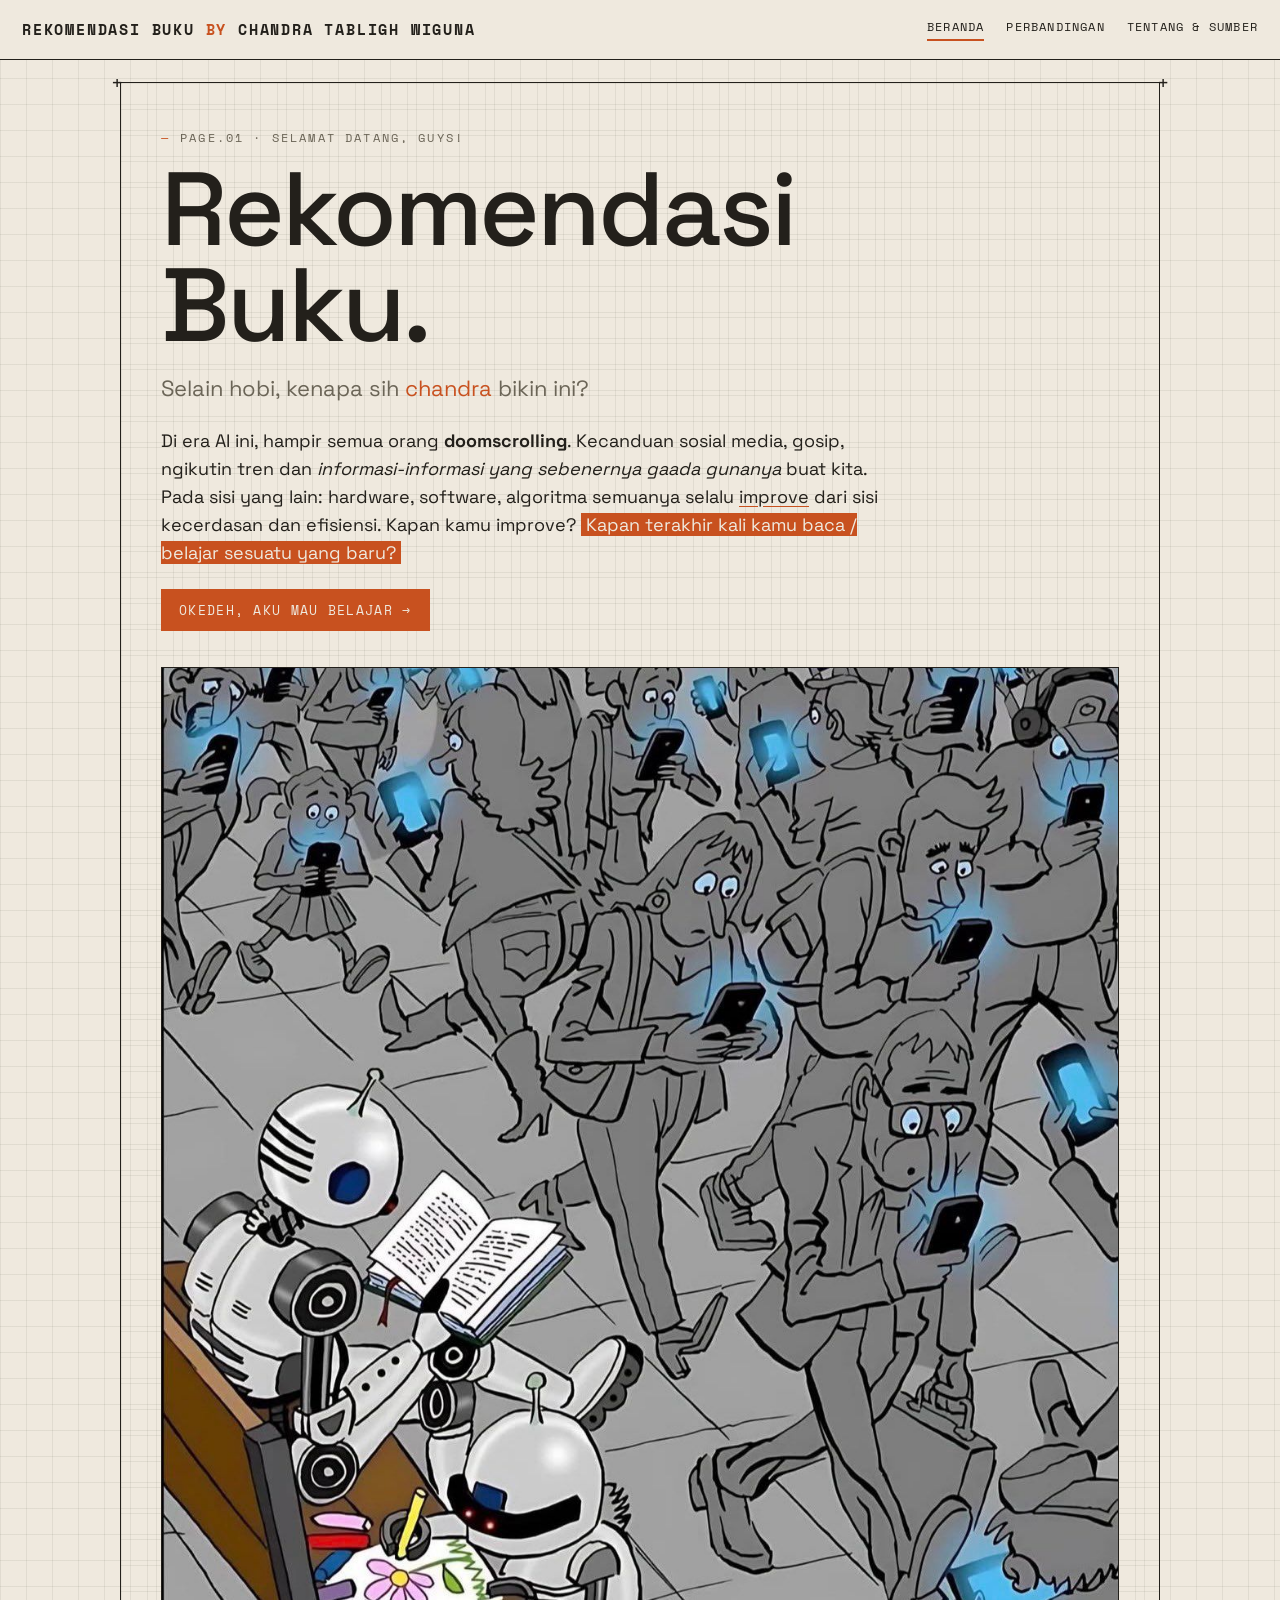
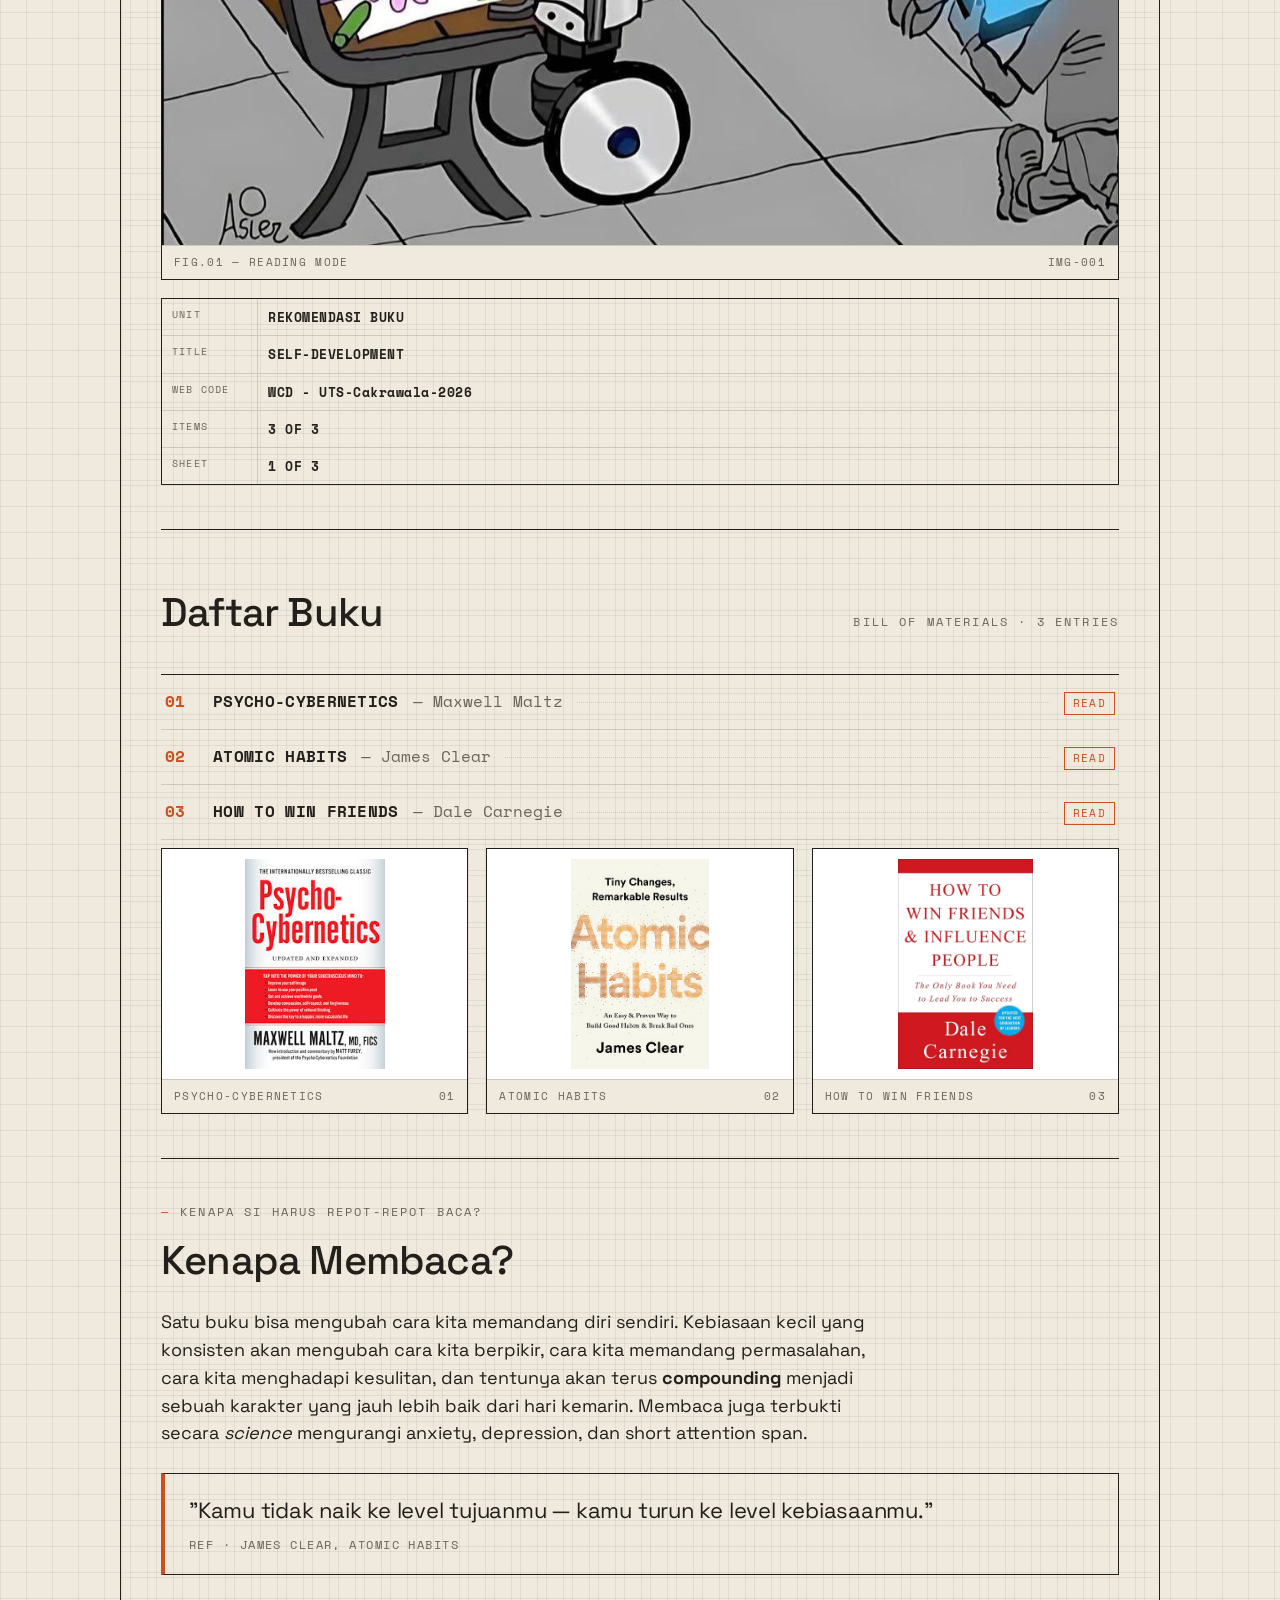
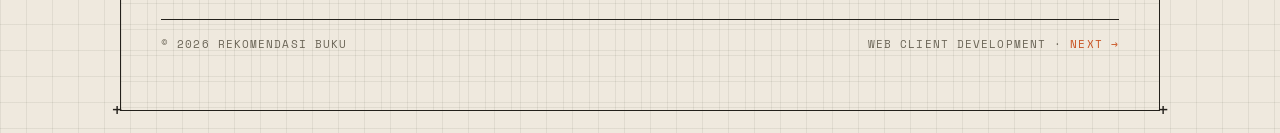
<file: index.html>
<!DOCTYPE html>
<html lang="id">
<head>
  <meta charset="UTF-8" />
  <meta name="viewport" content="width=device-width, initial-scale=1.0" />
  <title>Rekomendasi Buku — Self Development Unit</title>
  <link rel="stylesheet" href="index.css" />
</head>
<body>
  <nav>
    <span class="brand">Rekomendasi Buku <b>by</b> Chandra Tabligh Wiguna</span>
    <span class="menu">
      <a href="index.html" class="active">Beranda</a>
      <a href="halaman2.html">Perbandingan</a>
      <a href="halaman3.html">Tentang &amp; Sumber</a>
    </span>
  </nav>

  <div class="sheet">
    <span class="cross tl">+</span><span class="cross tr">+</span>
    <span class="cross bl">+</span><span class="cross br">+</span>

    <p class="label"><span class="dash">—</span>PAGE.01 · SELAMAT DATANG, GUYS!</p>

    <div class="hero">
      <div class="col-text">
        <h1 class="display">Rekomendasi<br />Buku.</h1>
        <p class="subtitle">Selain hobi, kenapa sih <span class="accent">chandra</span> bikin ini?</p>
        <p class="lead">
          Di era AI ini, hampir semua orang <strong>doomscrolling</strong>. Kecanduan
          sosial media, gosip, ngikutin tren dan <em>informasi-informasi yang sebenernya
          gaada gunanya</em> buat kita. Pada sisi yang lain: hardware, software, algoritma
          semuanya selalu <u>improve</u> dari sisi kecerdasan dan efisiensi. Kapan kamu
          improve? <mark>Kapan terakhir kali kamu baca / belajar sesuatu yang baru?</mark>
        </p>
        <a href="halaman2.html" class="cta">Okedeh, aku mau belajar →</a>
      </div>

      <div class="col-side">
        <div class="plate">
          <img src="robot-reading.jpeg" alt="Suasana tenang untuk membaca" />
          <div class="cap"><span>FIG.01 — READING MODE</span><span>IMG-001</span></div>
        </div>
        <div class="titleblock">
          <div class="row"><div class="k">Unit</div><div class="v">REKOMENDASI BUKU</div></div>
          <div class="row"><div class="k">Title</div><div class="v">SELF-DEVELOPMENT</div></div>
          <div class="row"><div class="k">Web Code</div><div class="v">WCD - UTS-Cakrawala-2026</div></div>
          <div class="row"><div class="k">Items</div><div class="v">3 OF 3</div></div>
          <div class="row"><div class="k">Sheet</div><div class="v">1 OF 3</div></div>
        </div>
      </div>
    </div>

    <hr class="divider" />

    <div class="section-head">
      <h2>Daftar Buku</h2>
      <span class="label">BILL OF MATERIALS · 3 ENTRIES</span>
    </div>

    <div class="bom">
      <div class="item">
        <span class="no">01</span><span class="name">PSYCHO-CYBERNETICS</span>
        <span class="by">— Maxwell Maltz</span><span class="spacer"></span>
        <span class="tag">Read</span>
      </div>
      <div class="item">
        <span class="no">02</span><span class="name">ATOMIC HABITS</span>
        <span class="by">— James Clear</span><span class="spacer"></span>
        <span class="tag">Read</span>
      </div>
      <div class="item">
        <span class="no">03</span><span class="name">HOW TO WIN FRIENDS</span>
        <span class="by">— Dale Carnegie</span><span class="spacer"></span>
        <span class="tag">Read</span>
      </div>
    </div>

    <div class="plates">
      <div class="plate">
        <img src="psychocybernetics.jpeg" alt="Sampul Psycho-Cybernetics" />
        <div class="cap"><span>Psycho-Cybernetics</span><span>01</span></div>
      </div>
      <div class="plate">
        <img src="atomic habits.jpg" alt="Sampul Atomic Habits" />
        <div class="cap"><span>Atomic Habits</span><span>02</span></div>
      </div>
      <div class="plate">
        <img src="How to win friends.jpg" alt="Sampul How to Win Friends" />
        <div class="cap"><span>How to Win Friends</span><span>03</span></div>
      </div>
    </div>

    <hr class="divider" />

    <p class="label"><span class="dash">—</span>Kenapa si harus repot-repot baca?</p>
    <h2>Kenapa Membaca?</h2>
    <p class="lead">
      Satu buku bisa mengubah cara kita memandang diri sendiri. Kebiasaan kecil
      yang konsisten akan mengubah cara kita berpikir, cara kita memandang
      permasalahan, cara kita menghadapi kesulitan, dan tentunya akan terus
      <strong>compounding</strong> menjadi sebuah karakter yang jauh lebih baik
      dari hari kemarin. Membaca juga terbukti secara <em>science</em> mengurangi
      anxiety, depression, dan short attention span.
    </p>
    <div class="callout">
      "Kamu tidak naik ke level tujuanmu — kamu turun ke level kebiasaanmu."
      <span class="src">Ref · James Clear, Atomic Habits</span>
    </div>

    <footer>
      <span>© 2026 REKOMENDASI BUKU</span>
      <span>WEB CLIENT DEVELOPMENT · <a href="halaman2.html">NEXT →</a></span>
    </footer>
  </div>
</body>
</html>
</file>
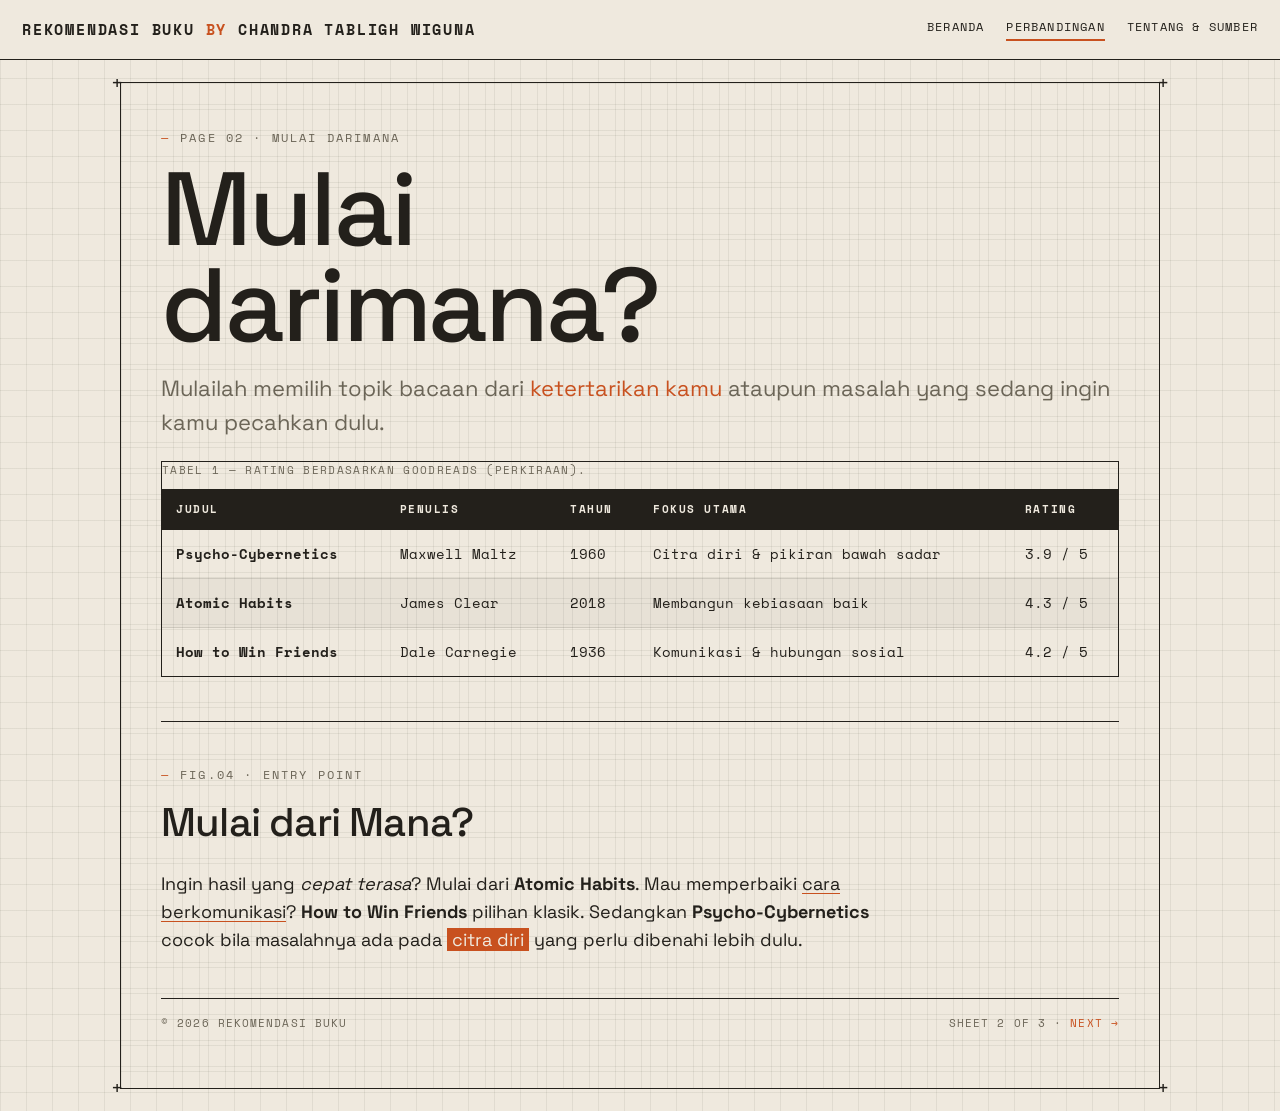
<file: halaman2.html>
<!DOCTYPE html>
<html lang="id">
<head>
  <meta charset="UTF-8" />
  <meta name="viewport" content="width=device-width, initial-scale=1.0" />
  <title>Perbandingan Buku — Rekomendasi Buku</title>
  <link rel="stylesheet" href="index.css" />
</head>
<body>
  <nav>
    <span class="brand">Rekomendasi Buku <b>by</b> Chandra Tabligh Wiguna</span>
    <span class="menu">
      <a href="index.html">Beranda</a>
      <a href="halaman2.html" class="active">Perbandingan</a>
      <a href="halaman3.html">Tentang &amp; Sumber</a>
    </span>
  </nav>

  <div class="sheet">
    <span class="cross tl">+</span><span class="cross tr">+</span>
    <span class="cross bl">+</span><span class="cross br">+</span>

    <p class="label"><span class="dash">—</span>PAGE 02 · MULAI DARIMANA</p>
    <h1 class="display">Mulai<br />darimana?</h1>
    <p class="subtitle">Mulailah memilih topik bacaan dari <span class="accent">ketertarikan kamu</span> ataupun masalah yang sedang ingin kamu pecahkan dulu.</p>

    <div class="table-wrapper">
      <table>
        <caption>Tabel 1 — Rating berdasarkan Goodreads (perkiraan).</caption>
        <thead>
          <tr>
            <th>Judul</th><th>Penulis</th><th>Tahun</th><th>Fokus Utama</th><th>Rating</th>
          </tr>
        </thead>
        <tbody>
          <tr>
            <td><strong>Psycho-Cybernetics</strong></td><td>Maxwell Maltz</td><td>1960</td>
            <td>Citra diri &amp; pikiran bawah sadar</td><td>3.9 / 5</td>
          </tr>
          <tr>
            <td><strong>Atomic Habits</strong></td><td>James Clear</td><td>2018</td>
            <td>Membangun kebiasaan baik</td><td>4.3 / 5</td>
          </tr>
          <tr>
            <td><strong>How to Win Friends</strong></td><td>Dale Carnegie</td><td>1936</td>
            <td>Komunikasi &amp; hubungan sosial</td><td>4.2 / 5</td>
          </tr>
        </tbody>
      </table>
    </div>

    <hr class="divider" />

    <p class="label"><span class="dash">—</span>FIG.04 · ENTRY POINT</p>
    <h2>Mulai dari Mana?</h2>
    <p class="lead">
      Ingin hasil yang <em>cepat terasa</em>? Mulai dari <strong>Atomic Habits</strong>.
      Mau memperbaiki <u>cara berkomunikasi</u>? <strong>How to Win Friends</strong> pilihan klasik.
      Sedangkan <strong>Psycho-Cybernetics</strong> cocok bila masalahnya ada pada
      <mark>citra diri</mark> yang perlu dibenahi lebih dulu.
    </p>

    <footer>
      <span>© 2026 REKOMENDASI BUKU</span>
      <span>SHEET 2 OF 3 · <a href="halaman3.html">NEXT →</a></span>
    </footer>
  </div>
</body>
</html>
</file>
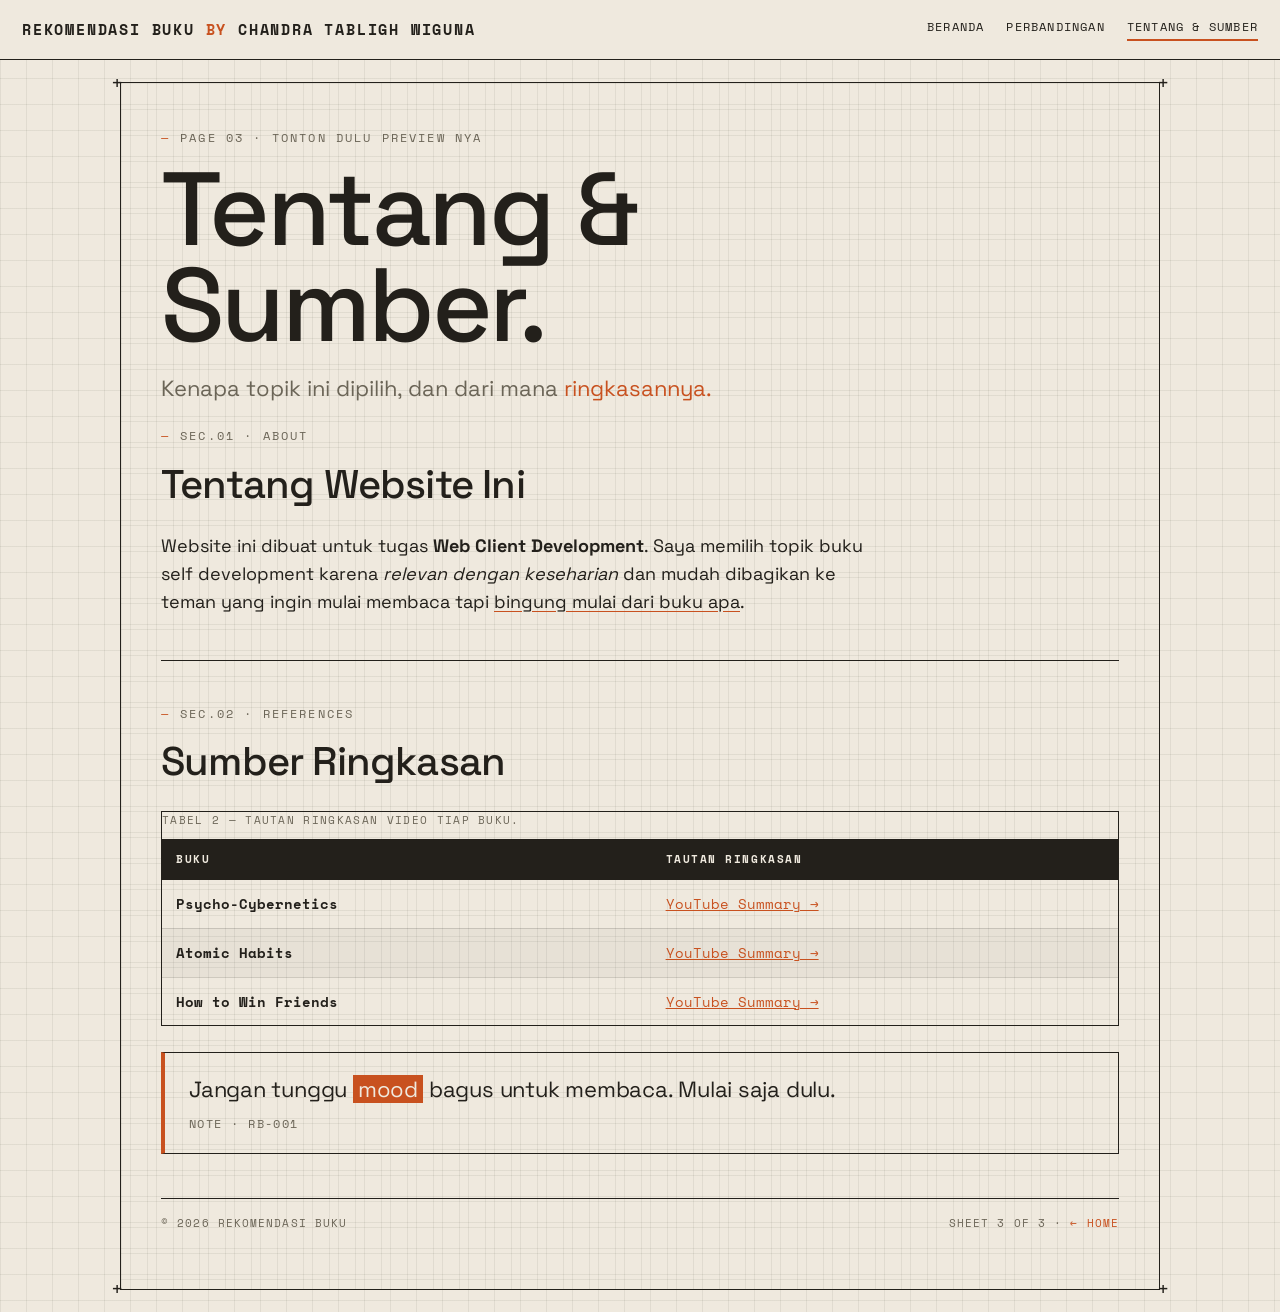
<file: halaman3.html>
<!DOCTYPE html>
<html lang="id">
<head>
  <meta charset="UTF-8" />
  <meta name="viewport" content="width=device-width, initial-scale=1.0" />
  <title>Tentang &amp; Sumber — Rekomendasi Buku</title>
  <link rel="stylesheet" href="index.css" />
</head>
<body>
  <nav>
    <span class="brand">Rekomendasi Buku <b>by</b> Chandra Tabligh Wiguna</span>
    <span class="menu">
      <a href="index.html">Beranda</a>
      <a href="halaman2.html">Perbandingan</a>
      <a href="halaman3.html" class="active">Tentang &amp; Sumber</a>
    </span>
  </nav>

  <div class="sheet">
    <span class="cross tl">+</span><span class="cross tr">+</span>
    <span class="cross bl">+</span><span class="cross br">+</span>

    <p class="label"><span class="dash">—</span>PAGE 03 · TONTON DULU PREVIEW NYA</p>
    <h1 class="display">Tentang &amp;<br />Sumber.</h1>
    <p class="subtitle">Kenapa topik ini dipilih, dan dari mana <span class="accent">ringkasannya.</span></p>

    <p class="label"><span class="dash">—</span>SEC.01 · ABOUT</p>
    <h2>Tentang Website Ini</h2>
    <p class="lead">
      Website ini dibuat untuk tugas <strong>Web Client Development</strong>. Saya memilih
      topik buku self development karena <em>relevan dengan keseharian</em> dan mudah
      dibagikan ke teman yang ingin mulai membaca tapi <u>bingung mulai dari buku apa</u>.
    </p>

    <hr class="divider" />

    <p class="label"><span class="dash">—</span>SEC.02 · REFERENCES</p>
    <h2>Sumber Ringkasan</h2>
    <div class="table-wrapper">
      <table>
        <caption>Tabel 2 — Tautan ringkasan video tiap buku.</caption>
        <thead>
          <tr><th>Buku</th><th>Tautan Ringkasan</th></tr>
        </thead>
        <tbody>
          <tr><td><strong>Psycho-Cybernetics</strong></td>
            <td><a class="accent" href="https://www.youtube.com/watch?v=Tl3CIm_4OnU" target="_blank" rel="noopener">YouTube Summary →</a></td></tr>
          <tr><td><strong>Atomic Habits</strong></td>
            <td><a class="accent" href="https://www.youtube.com/watch?v=a2YEiDTLjvg" target="_blank" rel="noopener">YouTube Summary →</a></td></tr>
          <tr><td><strong>How to Win Friends</strong></td>
            <td><a class="accent" href="https://www.youtube.com/watch?v=DI7vvxWAy2I" target="_blank" rel="noopener">YouTube Summary →</a></td></tr>
        </tbody>
      </table>
    </div>

    <div class="callout">
      Jangan tunggu <mark>mood</mark> bagus untuk membaca. Mulai saja dulu.
      <span class="src">Note · RB-001</span>
    </div>

    <footer>
      <span>© 2026 REKOMENDASI BUKU</span>
      <span>SHEET 3 OF 3 · <a href="index.html">← HOME</a></span>
    </footer>
  </div>
</body>
</html>
</file>
<file: index.css>
/* =========================================================
   Rekomendasi Buku — index.css
   Gaya: technical-drawing / blueprint (terinspirasi mecka.ai)
   Font : Space Grotesk (display) + Space Mono (label teknis)
   Palet: paper #EFE9DE | ink #23201B | orange #C8511F
   ========================================================= */

@import url('https://fonts.googleapis.com/css2?family=Space+Grotesk:wght@300;400;500;700&family=Space+Mono:wght@400;700&display=swap');

:root {
  --paper: #EFE9DE;
  --ink: #23201B;
  --ink-soft: #6B6557;
  --orange: #C8511F;
  --line: rgba(35, 32, 27, 0.16);
  --line-soft: rgba(35, 32, 27, 0.07);
}

* { box-sizing: border-box; margin: 0; padding: 0; }

body {
  font-family: "Space Grotesk", Arial, sans-serif;
  color: var(--ink);
  background-color: var(--paper);
  /* grid kertas teknik */
  background-image:
    linear-gradient(var(--line-soft) 1px, transparent 1px),
    linear-gradient(90deg, var(--line-soft) 1px, transparent 1px);
  background-size: 26px 26px;
  line-height: 1.55;
  -webkit-font-smoothing: antialiased;
}

/* ===== Label teknis (mono, uppercase) ===== */
.label {
  font-family: "Space Mono", monospace;
  font-size: 12px;
  letter-spacing: 0.18em;
  text-transform: uppercase;
  color: var(--ink-soft);
}
.label .dash { color: var(--orange); margin-right: 10px; }

/* ===== Navigasi ===== */
nav {
  font-family: "Space Mono", monospace;
  display: flex;
  flex-wrap: wrap;
  align-items: center;
  justify-content: space-between;
  gap: 12px;
  padding: 18px 22px;
  border-bottom: 1px solid var(--ink);
  background: var(--paper);
}
nav .brand {
  font-weight: 700;
  letter-spacing: 0.12em;
  text-transform: uppercase;
  font-size: 15px;
}
nav .brand b { color: var(--orange); }
nav .menu { display: flex; flex-wrap: wrap; gap: 8px 22px; }
nav a {
  color: var(--ink);
  text-decoration: none;
  text-transform: uppercase;
  letter-spacing: 0.1em;
  font-size: 12px;
  padding-bottom: 2px;
}
nav a:hover { color: var(--orange); }
nav a.active { border-bottom: 2px solid var(--orange); }

/* ===== Sheet (bingkai gambar teknik) ===== */
.sheet {
  position: relative;
  max-width: 1040px;
  margin: 22px auto;
  padding: 46px 40px 56px;
  border: 1px solid var(--ink);
  background:
    linear-gradient(var(--line-soft) 1px, transparent 1px),
    linear-gradient(90deg, var(--line-soft) 1px, transparent 1px);
  background-size: 26px 26px;
}
/* tanda silang (+) di empat sudut sheet */
.sheet > .cross {
  position: absolute;
  font-family: "Space Mono", monospace;
  font-size: 20px;
  line-height: 1;
  color: var(--ink);
}
.sheet > .cross.tl { top: -10px; left: -10px; }
.sheet > .cross.tr { top: -10px; right: -10px; }
.sheet > .cross.bl { bottom: -10px; left: -10px; }
.sheet > .cross.br { bottom: -10px; right: -10px; }

/* ===== Heading display ===== */
h1.display {
  font-weight: 500;
  font-size: clamp(48px, 9vw, 104px);
  line-height: 0.92;
  letter-spacing: -0.03em;
  margin: 14px 0 18px;
}
h2 {
  font-weight: 500;
  font-size: clamp(26px, 4vw, 40px);
  letter-spacing: -0.02em;
  margin: 8px 0 16px;
}
.accent { color: var(--orange); }
.lead { font-size: 18px; max-width: 60ch; color: var(--ink); }
.subtitle { font-size: 22px; color: var(--ink-soft); margin-bottom: 22px; }

mark { background: var(--orange); color: var(--paper); padding: 0 5px; }
strong, b { font-weight: 700; }
u { text-decoration-color: var(--orange); text-underline-offset: 3px; }

.cta {
  display: inline-block;
  font-family: "Space Mono", monospace;
  text-transform: uppercase;
  letter-spacing: 0.1em;
  font-size: 13px;
  color: var(--paper);
  background: var(--orange);
  padding: 11px 18px;
  text-decoration: none;
  margin-top: 22px;
}
.cta:hover { background: var(--ink); }

/* ===== Layout hero ===== */
.hero { display: flex; flex-wrap: wrap; gap: 36px; align-items: flex-start; }
.hero .col-text { flex: 1 1 340px; }
.hero .col-side { flex: 1 1 300px; }

/* Plate gambar (frame teknik) */
.plate { border: 1px solid var(--ink); background: var(--paper); }
.plate img { display: block; width: 100%; height: auto; }
.plate .cap {
  font-family: "Space Mono", monospace;
  font-size: 11px;
  letter-spacing: 0.12em;
  text-transform: uppercase;
  color: var(--ink-soft);
  padding: 8px 12px;
  border-top: 1px solid var(--line);
  display: flex; justify-content: space-between;
}

/* ===== Title block (drawing block) ===== */
.titleblock {
  border: 1px solid var(--ink);
  margin-top: 18px;
  font-family: "Space Mono", monospace;
}
.titleblock .row { display: flex; border-bottom: 1px solid var(--line); }
.titleblock .row:last-child { border-bottom: none; }
.titleblock .k {
  width: 96px; flex: none;
  padding: 8px 10px;
  font-size: 10px; letter-spacing: 0.12em; text-transform: uppercase;
  color: var(--ink-soft);
  border-right: 1px solid var(--line);
}
.titleblock .v {
  padding: 8px 10px; font-size: 13px; font-weight: 700; letter-spacing: 0.04em;
}

/* ===== Bill of Materials (daftar buku) ===== */
.bom { border-top: 1px solid var(--ink); margin-top: 14px; }
.bom .item {
  display: flex; align-items: baseline; gap: 14px;
  padding: 14px 4px;
  border-bottom: 1px solid var(--line);
  font-family: "Space Mono", monospace;
}
.bom .no { color: var(--orange); font-weight: 700; width: 34px; flex: none; }
.bom .name { font-weight: 700; letter-spacing: 0.02em; }
.bom .by { color: var(--ink-soft); }
.bom .spacer { flex: 1; border-bottom: 1px dotted var(--line); transform: translateY(-4px); }
.bom .tag {
  font-size: 11px; letter-spacing: 0.12em; text-transform: uppercase;
  border: 1px solid var(--orange); color: var(--orange);
  padding: 2px 8px;
}

/* ===== Plates grid (3 sampul) ===== */
.plates { display: flex; flex-wrap: wrap; gap: 18px; margin-top: 8px; }
.plates .plate { flex: 1 1 220px; }
.plates .plate img { height: 230px; object-fit: contain; background: #FFFFFF; padding: 10px; }

/* ===== Tabel spec ===== */
.divider { border: none; border-top: 1px solid var(--ink); margin: 44px 0; }
.section-head { display: flex; justify-content: space-between; align-items: baseline; flex-wrap: wrap; gap: 8px; }

.table-wrapper { overflow-x: auto; margin-top: 18px; border: 1px solid var(--ink); }
table {
  width: 100%; border-collapse: collapse; min-width: 560px;
  font-family: "Space Mono", monospace;
}
caption {
  caption-side: top; text-align: left;
  font-family: "Space Mono", monospace; font-size: 11px;
  letter-spacing: 0.12em; text-transform: uppercase; color: var(--ink-soft);
  padding: 0 0 10px;
}
thead th {
  background: var(--ink); color: var(--paper);
  font-size: 11px; letter-spacing: 0.14em; text-transform: uppercase;
  text-align: left; padding: 12px 14px; font-weight: 700;
}
tbody td { padding: 13px 14px; border-bottom: 1px solid var(--line); font-size: 14px; }
tbody tr:last-child td { border-bottom: none; }
tbody tr:nth-child(even) { background: rgba(35, 32, 27, 0.04); }
tbody td strong { color: var(--ink); }

/* ===== Callout / kutipan ===== */
.callout {
  border: 1px solid var(--ink);
  border-left: 4px solid var(--orange);
  padding: 22px 24px;
  margin: 26px 0;
  font-size: 22px; line-height: 1.3; letter-spacing: -0.01em;
}
.callout .src {
  display: block; margin-top: 12px;
  font-family: "Space Mono", monospace; font-size: 12px;
  letter-spacing: 0.12em; text-transform: uppercase; color: var(--ink-soft);
}

/* ===== Footer ===== */
footer {
  font-family: "Space Mono", monospace;
  font-size: 11px; letter-spacing: 0.1em; text-transform: uppercase;
  color: var(--ink-soft);
  border-top: 1px solid var(--ink);
  margin-top: 44px; padding-top: 16px;
  display: flex; justify-content: space-between; flex-wrap: wrap; gap: 8px;
}
footer a { color: var(--orange); text-decoration: none; }

/* ===== Responsif ===== */
@media (max-width: 640px) {
  .sheet { padding: 34px 20px 44px; margin: 12px; }
  nav { justify-content: flex-start; }
  .plates .plate img { height: 220px; }
}
</file>
